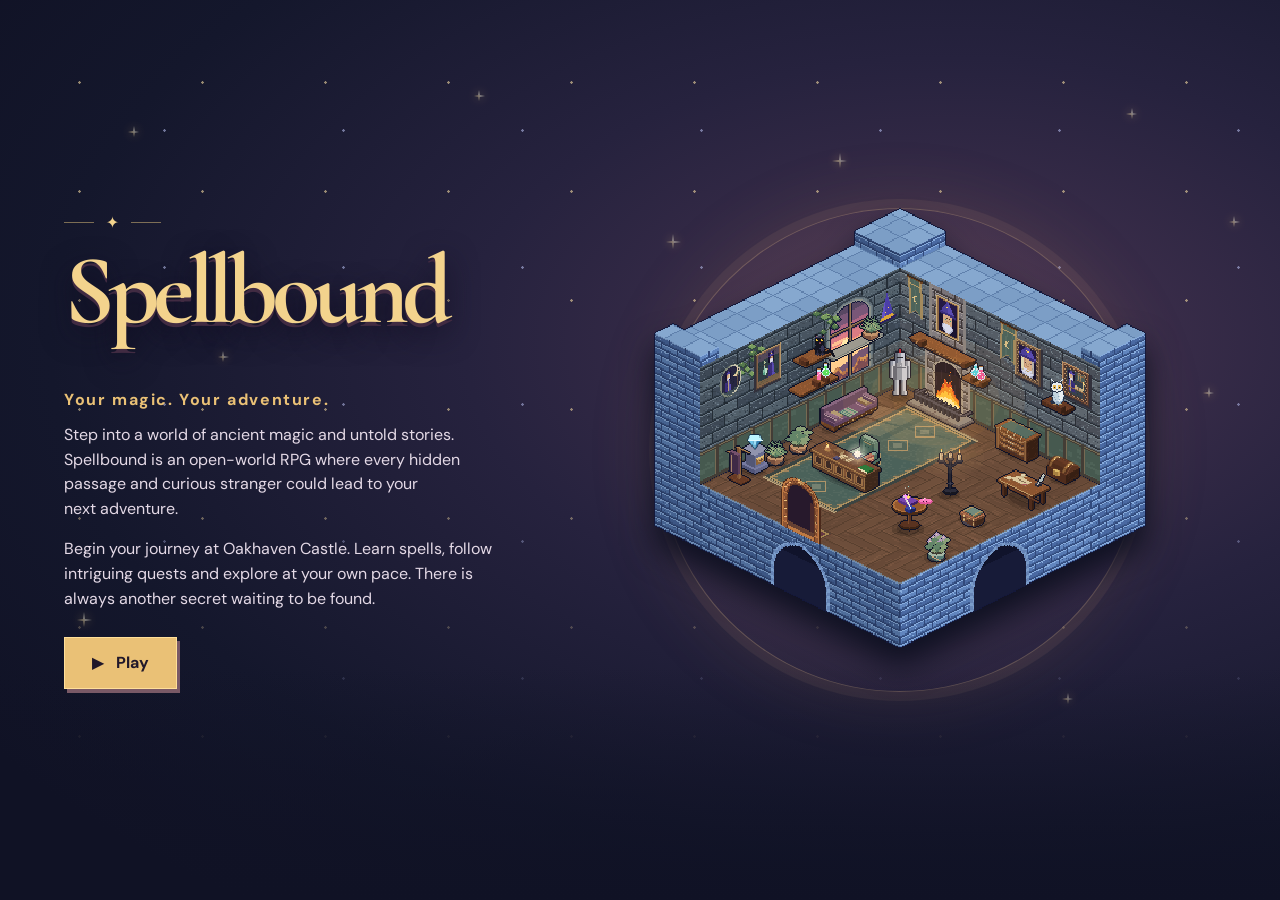
<file: index.html>
<!doctype html>
<html lang="en">
<head>
  <meta charset="utf-8">
  <meta name="viewport" content="width=device-width, initial-scale=1">
  <meta name="description" content="Step into Spellbound, a magical open-world RPG. Learn spells, meet curious characters and uncover hidden stories at your own pace.">
  <title>Spellbound</title>
  <link rel="preconnect" href="https://fonts.googleapis.com">
  <link rel="preconnect" href="https://fonts.gstatic.com" crossorigin>
  <link href="https://fonts.googleapis.com/css2?family=Cormorant+Garamond:wght@600;700&amp;family=DM+Sans:wght@400;600;700&amp;display=swap" rel="stylesheet">
  <style>
    :root{color-scheme:dark;--gold:#f3d38d;--paper:#f6ecd9;--night:#0e1021}
    *{box-sizing:border-box}
    body{margin:0;color:var(--paper);background:var(--night);font:1rem/1.55 'DM Sans',system-ui,sans-serif}
    .hero{position:relative;isolation:isolate;overflow:hidden;min-height:100svh;
      display:grid;place-items:center;padding:clamp(24px,5vw,72px);
      background:radial-gradient(ellipse at 74% 38%,#473451 0%,#26223e 36%,#14172c 67%,#101225 88%)}
    .hero::before,.hero::after{content:"";position:absolute;z-index:-1;inset:0;pointer-events:none}
    .hero::before{opacity:.58;background-image:
      radial-gradient(circle,#f6dca2 0 1px,transparent 1.5px),
      radial-gradient(circle,#b2b9e9 0 1px,transparent 1.5px);
      background-size:123px 109px,179px 137px;background-position:18px 28px,75px 62px;
      mask-image:linear-gradient(#000 0%,#000 42%,transparent 88%)}
    .hero::after{background:linear-gradient(0deg,#101225,transparent 26%)}
    .stars{position:absolute;inset:0;z-index:-1;pointer-events:none}
    .stars i{position:absolute;left:var(--x);top:var(--y);width:11px;height:11px;
      background:linear-gradient(90deg,transparent,#ffe6a8 48%,#fff8dc 52%,transparent) center/100% 2px no-repeat,
        linear-gradient(0deg,transparent,#ffe6a8 48%,#fff8dc 52%,transparent) center/2px 100% no-repeat;
      filter:drop-shadow(0 0 5px #f7c774);opacity:.44;
      animation:twinkle var(--period) var(--delay) infinite ease-in-out}
    .stars i:nth-child(3n){width:15px;height:15px}
    @keyframes twinkle{0%,58%,100%{opacity:.44;transform:scale(.66)} 78%{opacity:1;transform:scale(1.3)}}
    @media(prefers-reduced-motion:reduce){.stars i{animation:none}}
    .layout{width:min(100%,1160px);display:grid;grid-template-columns:minmax(0,.85fr) minmax(0,1.15fr);
      align-items:center;gap:clamp(24px,4vw,70px)}
    .intro{position:relative;z-index:1}
    .mark{display:flex;align-items:center;gap:12px;color:var(--gold);width:97px;margin-bottom:10px}
    .mark::before,.mark::after{content:"";height:1px;flex:1;background:#d8b97888}
    h1{font:700 clamp(3.2rem,7.7vw,7.8rem)/.94 'Cormorant Garamond',Georgia,serif;
      letter-spacing:-.065em;color:var(--gold);margin:0;text-shadow:0 4px 0 #412b42,0 10px 30px #100d20}
    .intro p{max-width:30ch;margin:28px 0 25px;color:#e4d9e6;text-wrap:pretty}
    .intro .setting{margin:50px 0 10px;color:#eac176;font-weight:700;letter-spacing:.1em}
    .intro .story{max-width:39ch;margin:0 0 15px}
    .intro .story:last-of-type{margin-bottom:26px}
    .play{display:inline-flex;align-items:center;gap:12px;min-height:52px;padding:10px 27px;
      border:1px solid #ffdf99;background:#eac176;color:#21182a;box-shadow:3px 4px #795966;
      font-weight:700;text-decoration:none}
    .play:hover{background:#ffdda0;transform:translateY(-1px)}
    .play:focus-visible{outline:3px solid #fff;outline-offset:5px}
    .scene{position:relative;display:grid;place-items:center;min-width:0;margin:0}
    .scene::before{content:"";position:absolute;z-index:-1;width:76%;aspect-ratio:1;border-radius:50%;
      border:1px solid #dab38251;box-shadow:0 0 0 9px #dab38213,0 0 70px #b47c452b;
      background:radial-gradient(circle at 44% 43%,#9e6d6855,#4e385132 74%,transparent 75%)}
    .scene img,.scene canvas{display:block;width:100%;max-width:610px;height:auto;image-rendering:pixelated;
      filter:drop-shadow(0 19px 15px #0e1021)}
    .scene [hidden]{display:none}
    @media(max-width:700px){
      .hero{padding:42px 20px 28px}
      .layout{grid-template-columns:1fr;gap:24px;text-align:center}
      .mark,.intro .setting,.intro .story{margin-inline:auto}
      h1{font-size:clamp(3.1rem,12.5vw,6rem)}
      .scene img,.scene canvas{width:min(100%,390px)}
    }
    @media(prefers-reduced-motion:reduce){.play:hover{transform:none}}
  </style>
  <script defer src="./src/game/wizard.js"></script>
  <script defer src="./src/game/scene.js"></script>
</head>
<body>
  <main class="hero">
    <div class="stars" aria-hidden="true">
      <i style="--x:10%;--y:14%;--period:7s;--delay:-1s"></i>
      <i style="--x:37%;--y:10%;--period:9s;--delay:-5s"></i>
      <i style="--x:65%;--y:17%;--period:8s;--delay:-3s"></i>
      <i style="--x:88%;--y:12%;--period:11s;--delay:-7s"></i>
      <i style="--x:17%;--y:39%;--period:10s;--delay:-7s"></i>
      <i style="--x:52%;--y:26%;--period:12s;--delay:-2s"></i>
      <i style="--x:94%;--y:43%;--period:9s;--delay:-4s"></i>
      <i style="--x:74%;--y:67%;--period:13s;--delay:-10s"></i>
      <i style="--x:6%;--y:68%;--period:11s;--delay:-3s"></i>
      <i style="--x:83%;--y:77%;--period:10s;--delay:-2s"></i>
      <i style="--x:96%;--y:24%;--period:8s;--delay:-1s"></i>
    </div>
    <div class="layout">
      <div class="intro">
        <div class="mark" aria-hidden="true">✦</div>
        <h1>Spellbound</h1>
        <p class="setting">Your magic. Your adventure.</p>
        <p class="story">Step into a world of ancient magic and untold stories. Spellbound is an open-world RPG where every hidden passage and curious stranger could lead to your next adventure.</p>
        <p class="story">Begin your journey at Oakhaven Castle. Learn spells, follow intriguing quests and explore at your own pace. There is always another secret waiting to be found.</p>
        <a class="play" href="./game.html"><span aria-hidden="true">▶</span> Play</a>
      </div>
      <figure class="scene">
        <img src="./assets/images/tower-preview.png" width="442" height="406" alt="A pixel-art tower room with a fireplace and a bookcase">
        <canvas id="scene" data-preview width="442" height="406" role="img"
          aria-label="An animated tower room with a burning fireplace and a sparkling diamond" hidden></canvas>
      </figure>
    </div>
  </main>
</body>
</html>
</file>
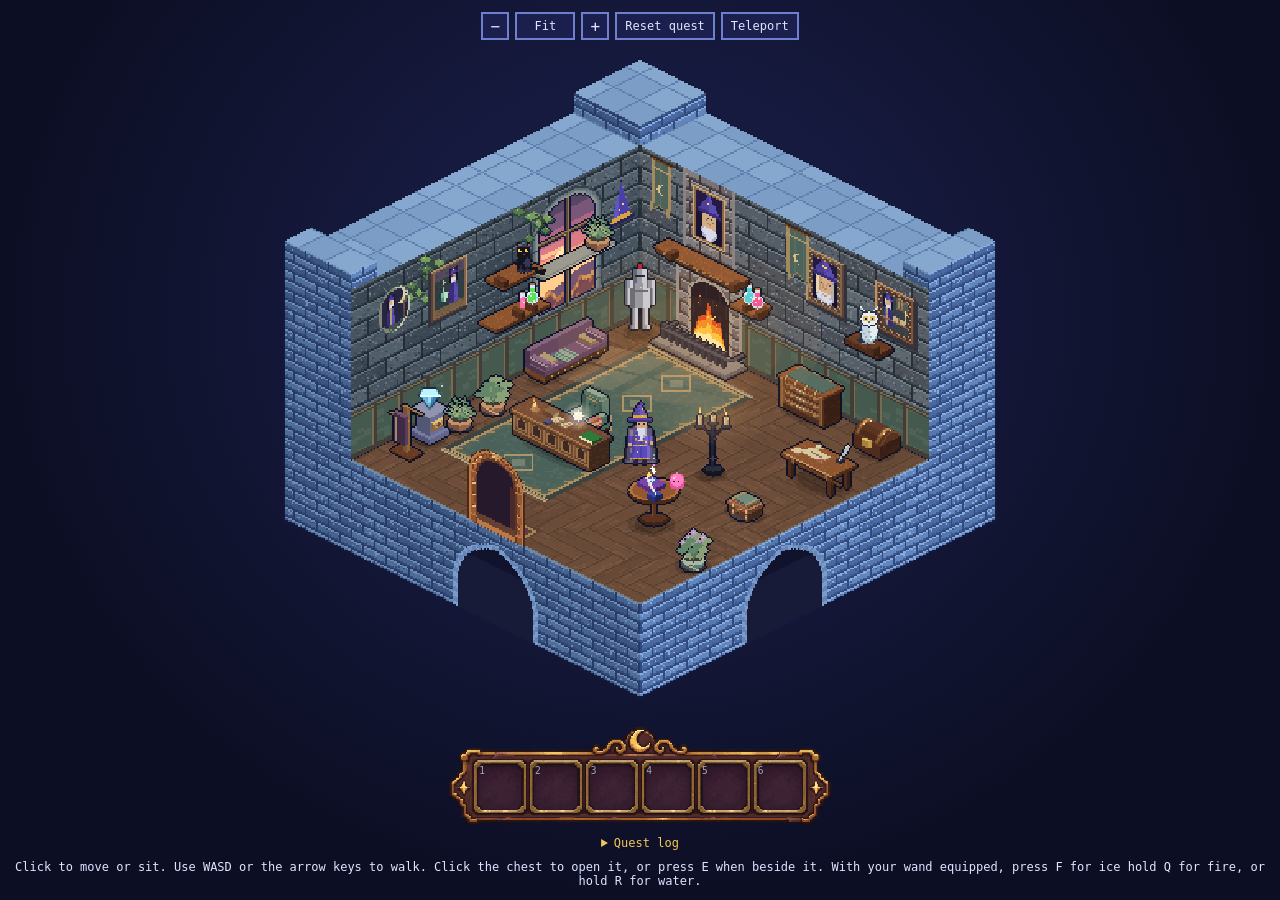
<file: game.html>
<!doctype html>
<html lang="en">
<head>
<meta charset="utf-8">
<meta name="viewport" content="width=device-width,initial-scale=1">
<title>Spellbound</title>
<link rel="preload" href="assets/fonts/UnifrakturMaguntia-Book.ttf" as="font" type="font/ttf" crossorigin>
<style>
  @font-face{
    font-family:"UnifrakturMaguntia";src:url("assets/fonts/UnifrakturMaguntia-Book.ttf") format("truetype");
    font-style:normal;font-weight:400;font-display:swap
  }
  :root{--bg:#12163a;--bg2:#1a1f4d;--line:#6f7fd0;--dim:#7f8ad8;--txt:#dfe4ff;--gold:#f0c75a;--pink:#ff7fbf}
  html,body{margin:0;height:100%;background:#0c0f24;color:var(--txt);font-family:ui-monospace,Menlo,Consolas,monospace}
  body{background:radial-gradient(ellipse at 50% 35%,#1d2150 0%,#0c0f24 70%)}
  #wrap{height:100dvh;min-height:520px;display:flex;flex-direction:column;align-items:center;gap:10px;padding:12px;box-sizing:border-box}
  #wrap > :not(#scene-view){flex-shrink:0}
  #wrap[aria-busy="true"]{visibility:hidden}
  #game-loading{position:fixed;inset:0;z-index:10;display:grid;place-items:center;
    background:radial-gradient(ellipse at 50% 42%,#252653 0%,#0c0f24 72%)}
  #game-loading[hidden]{display:none}
  .loading-panel{width:min(300px,calc(100vw - 48px));box-sizing:border-box;padding:26px 24px;
    text-align:center;background:#141735;border:2px solid var(--line);
    box-shadow:4px 4px #090c20,inset 0 0 0 2px #222650}
  .loading-panel strong{display:block;color:var(--gold);font-family:Georgia,serif;font-size:32px}
  .loading-panel p{margin:16px 0 10px;font-size:13px}
  #game-loading-progress{appearance:none;display:block;width:100%;height:12px;
    border:2px solid var(--line);background:#0c0f24;color:var(--gold)}
  #game-loading-progress::-webkit-progress-bar{background:#0c0f24}
  #game-loading-progress::-webkit-progress-value{background:var(--gold)}
  #game-loading-progress::-moz-progress-bar{background:var(--gold)}
  canvas{image-rendering:pixelated;image-rendering:crisp-edges;display:block}

  #scene-view{position:relative;width:100%;flex:1 1 0;min-height:120px;overflow:hidden}
  #scene{position:absolute;top:0;left:0}
  #room-title{
    position:fixed;inset:0 0 16dvh;z-index:2;display:grid;place-items:center;
    padding:12px;box-sizing:border-box;pointer-events:none;opacity:0
  }
  #room-title-plaque{
    position:relative;margin:0;max-width:calc(100% - 28px);box-sizing:border-box;padding:16px clamp(24px,5vw,44px) 18px;
    color:#ffe1a0;text-shadow:0 2px #593a2d,0 0 12px #d59a4544;text-align:center;
    font:400 clamp(22px,3.6vw,40px)/1.18 "UnifrakturMaguntia",Georgia,serif;
    border:1px solid #aa8559;
    background:
      linear-gradient(#dfbd80,#dfbd80) left top/12px 2px no-repeat,
      linear-gradient(#dfbd80,#dfbd80) right bottom/12px 2px no-repeat,
      linear-gradient(135deg,#303547f5,#191d2ff5 60%,#343240f5);
    box-shadow:0 0 0 3px #171828dd,inset 0 0 0 3px #252739,inset 0 0 0 4px #655342,0 7px 18px #080b2266
  }
  #room-title-plaque::before,#room-title-plaque::after{
    content:"";position:absolute;width:11px;height:11px;pointer-events:none;
    background:linear-gradient(#fff1c4,#fff1c4) center/3px 11px no-repeat,
      linear-gradient(#fff1c4,#fff1c4) center/11px 3px no-repeat;
    filter:drop-shadow(0 0 4px #e4b265);animation:room-star 1.6s ease-in-out infinite
  }
  #room-title-plaque::before{left:7px;top:7px;filter:drop-shadow(0 0 4px #e4b265) drop-shadow(-17px 13px 0 #e8ce94) drop-shadow(17px -16px 0 #e8ce94)}
  #room-title-plaque::after{right:7px;bottom:7px;animation-delay:-.8s;filter:drop-shadow(0 0 4px #e4b265) drop-shadow(17px -13px 0 #e8ce94) drop-shadow(-17px 16px 0 #e8ce94)}
  @keyframes room-star{0%,100%{opacity:.2;transform:scale(.55)}50%{opacity:1;transform:scale(1)}}
  @media(prefers-reduced-motion:reduce){
    #room-title-plaque::before,#room-title-plaque::after{animation:none;opacity:.65}
  }
  #zoom{display:flex;flex-wrap:wrap;justify-content:center;align-items:center;gap:6px}
  #zoom #zoom-reset{width:60px;font-size:12px}
  #zoom button:disabled{opacity:.45;cursor:default}
  .npc-dialogue{
    --dialogue-bottom:calc(var(--hotbar-bottom,20dvh) + clamp(12px,3dvh,36px));
    --portrait-width:clamp(86px,20vw,172px);
    position:fixed;inset:auto 0 var(--dialogue-bottom);margin:0 auto;z-index:3;
    width:min(880px,calc(100% - 24px));max-height:calc(100dvh - var(--dialogue-bottom) - 12px);
    box-sizing:border-box;overflow:auto;border:0;padding:44px 0 0;color:#f5e6ce;background:transparent;
  }
  .npc-dialogue::backdrop{background:#12102555}
  .npc-dialogue-layout{
    position:relative;display:grid;grid-template-columns:var(--portrait-width) minmax(0,1fr);
    align-items:stretch;gap:0
  }
  .npc-speaker,#quest-dialogue .npc-speaker{
    position:static;margin:0;align-self:end;display:flex;align-items:center;justify-content:center;
    height:clamp(150px,24vh,215px);box-sizing:border-box;border:solid transparent;border-width:25px 12px 15px;
    border-image:url("assets/sprites/dialogue-portrait.png") 25 12 15 fill / 25px 12px 15px stretch;
    image-rendering:pixelated
  }
  .npc-portrait{
    width:100%;height:100%;background:center / contain no-repeat;image-rendering:pixelated
  }
  .npc-speaker figcaption{
    position:absolute;left:calc(var(--portrait-width) - 3px);top:-30px;z-index:1;
    width:max-content;min-width:150px;max-width:calc(100vw - var(--portrait-width) - 50px);
    box-sizing:border-box;min-height:38px;padding:10px 18px;color:#ffe0a0;
    border:2px solid #d5ad68;background:#30232d;
    box-shadow:inset 0 0 0 2px #785735,0 2px #1c1924;
    font-size:14px;font-weight:bold;text-align:center;image-rendering:pixelated
  }
  .npc-speaker figcaption::before{
    content:"";position:absolute;left:calc(50% - 8px);top:-17px;width:17px;height:19px;
    background:#e7c17c;filter:drop-shadow(1px 2px #765130);
    clip-path:polygon(47% 0,29% 10%,17% 25%,12% 43%,17% 63%,29% 80%,47% 91%,70% 91%,88% 80%,100% 63%,82% 70%,64% 70%,47% 60%,35% 45%,35% 28%,41% 14%)
  }
  .npc-dialogue-copy{
    position:relative;
    align-self:stretch;display:flex;flex-direction:column;justify-content:center;align-items:flex-start;
    min-width:0;min-height:140px;box-sizing:border-box;padding:24px clamp(6px,1vw,14px) 12px;
    border:solid transparent;border-width:10px 14px 14px 5px;
    border-image:url("assets/sprites/dialogue-panel.png") 10 14 14 5 fill / 10px 14px 14px 5px stretch;
    overflow-wrap:anywhere;image-rendering:pixelated
  }
  .npc-dialogue-copy::before{
    content:"";position:absolute;left:-5px;top:0;bottom:0;width:3px;
    background:#d5ad68;box-shadow:1px 0 #785735,-1px 0 #372a24;pointer-events:none
  }
  .npc-dialogue h2{font:bold 15px/1.25 Georgia,serif;color:#d8b880;margin:0 0 7px}
  .npc-dialogue p{font-size:clamp(13px,1.25vw,16px);line-height:1.55;margin:0 0 12px}
  .npc-dialogue form{display:flex;flex-wrap:wrap;gap:6px;width:100%}
  .npc-dialogue button{
    width:auto;height:auto;min-height:28px;padding:3px 10px;background:#49322d;color:#ffe4a8;
    box-shadow:inset 0 0 0 1px #b28a55,inset 0 -3px #281d26
  }
  .npc-dialogue button:hover,.npc-dialogue button:focus-visible{background:#60443b}
  #close-librarian-dialogue[hidden],#quest-dismiss[hidden],#quest-title[hidden]{display:none}
  @media(max-width:440px){
    .npc-speaker figcaption{font-size:12px;min-width:130px;padding-inline:4px}
    .npc-dialogue-copy{padding:24px 4px 12px}
  }
  #reset-quest,#teleport-room{width:auto;padding:0 10px;font-size:12px}
  #quest-log{max-width:95%;color:var(--txt);font-size:12px}
  #quest-log summary{cursor:pointer;color:var(--gold)}
  #quest-log ul{margin:6px 0;padding-left:20px}
  #search-book-stack{width:auto;padding:0 10px;font-size:12px}
  #search-book-stack[hidden],#quest-action[hidden]{display:none}
  #librarian-topics{display:grid;gap:6px;width:100%;margin:8px 0}
  #librarian-topics button{height:auto;min-height:32px;text-align:left;justify-items:start;padding:7px 10px;box-sizing:border-box;width:100%}
  #skeleton-topics{display:grid;gap:6px;width:100%;margin:8px 0}
  #skeleton-topics[hidden],#skeleton-next[hidden]{display:none}
  #skeleton-topics button{width:100%;height:auto;min-height:32px;padding:7px 10px;box-sizing:border-box;text-align:left;justify-items:start}
  #reset-quest-choice,#teleport-room-choice{display:block;width:100%;margin:8px 0 12px}
  #reset-quest-dialogue button:disabled{opacity:.45;cursor:default}
  #quest-objective{margin:0;color:#f7d482;font-size:13px;text-align:center}
  #reset-quest-dialogue,#teleport-room-dialogue{max-width:min(440px,85vw);border:2px solid #b79259;background:#30263a;color:#fff1d3}
  #reset-quest-dialogue::backdrop,#teleport-room-dialogue::backdrop{background:#12102599}
  #reset-quest-dialogue h2,#teleport-room-dialogue h2{margin:0 0 8px;font-size:18px}
  #reset-quest-dialogue button,#teleport-room-dialogue button{width:auto;padding:0 12px}
  #movement-hint{margin:0;color:var(--txt);font-size:12px;text-align:center}

  /* A stable portrait and panel frame: only the content inside may scroll. */
  .npc-dialogue{
    --dialogue-height:min(215px,calc(100dvh - var(--dialogue-bottom) - 56px));
    overflow:visible;
  }
  .npc-dialogue-layout{height:var(--dialogue-height);min-height:0}
  .npc-speaker,#quest-dialogue .npc-speaker{height:var(--dialogue-height);min-height:0;align-self:stretch}
  .npc-dialogue-copy{
    height:var(--dialogue-height);min-height:0;overflow:hidden;
    justify-content:flex-start;padding:12px clamp(6px,1vw,14px) 10px;
  }
  .npc-dialogue h2{flex:0 0 auto;font-size:13px;margin-bottom:5px}
  .npc-dialogue p{
    flex:1 1 auto;min-height:28px;overflow:auto;scrollbar-width:thin;
    display:flex;flex-direction:column;justify-content:safe center;
    font-size:clamp(12px,1.25vw,15px);line-height:1.5;margin:0 0 8px;
  }
  .npc-dialogue-copy:has(#skeleton-topics:not([hidden]) button) p,
  .npc-dialogue-copy:has(#librarian-topics button) p{justify-content:flex-start}
  .npc-dialogue form{
    flex:0 1 auto;min-height:32px;max-height:58%;overflow:auto;
    gap:6px;padding:2px;box-sizing:border-box;scrollbar-width:thin;
  }
  #librarian-topics,#skeleton-topics{
    min-height:0;grid-template-columns:repeat(2,minmax(0,1fr));gap:5px;margin:0 0 5px;
  }
  #librarian-topics{flex:0 1 auto;max-height:55%;overflow:auto;scrollbar-width:thin;padding:2px;box-sizing:border-box}
  .npc-dialogue button{
    position:relative;box-sizing:border-box;flex-shrink:0;min-height:30px;
    padding:5px 12px 5px 25px;border:1px solid #b89358;
    background:linear-gradient(180deg,#493447,#2c263c);color:#ffe4aa;
    box-shadow:inset 0 0 0 1px #201b2c,inset 0 2px #ddbd7833,inset 0 -2px #171423;
    font:400 13px/1.3 Georgia,serif;text-shadow:0 1px #191525;
  }
  #skeleton-topics button,#librarian-topics button{
    padding:5px 9px 5px 25px;min-height:30px;font-size:12px;overflow-wrap:anywhere;
  }
  .npc-dialogue button::before{
    content:"";position:absolute;left:9px;top:calc(50% - 4px);width:8px;height:8px;
    background:#d7ba7e;clip-path:polygon(50% 0,63% 35%,100% 50%,63% 63%,50% 100%,35% 63%,0 50%,35% 35%);
    pointer-events:none;
  }
  .npc-dialogue button:hover,.npc-dialogue button:focus-visible{
    background:linear-gradient(180deg,#675071,#3b304c);color:#fff0c9;border-color:#efd491;
    box-shadow:inset 0 0 0 1px #57405f,inset 0 2px #e3c18555,0 0 7px #b99ade55;
  }
  .npc-dialogue button:focus-visible{outline:2px solid #ebd399;outline-offset:-4px}
  .npc-dialogue button:active{transform:none;background:#292336}
  @media(max-width:540px){
    #librarian-topics,#skeleton-topics{grid-template-columns:1fr}
    .npc-dialogue-copy{padding-inline:5px}
  }

  /* Page text and choices inside the same frame, never show scrollbars. */
  .npc-dialogue p{width:100%;flex:1 1 auto;min-height:0;overflow:hidden;overflow-wrap:anywhere}
  .npc-dialogue form,#librarian-topics{overflow:hidden;max-height:none}
  .npc-dialogue-copy > [hidden],.npc-dialogue form[hidden],
  #librarian-topics[hidden],.dialogue-page-next[hidden]{display:none!important}
  .npc-dialogue .dialogue-page-next{align-self:flex-start;flex:0 0 auto}
  #skeleton-topics,#librarian-topics{grid-template-columns:repeat(2,minmax(0,1fr))}
  #skeleton-topics button,#librarian-topics button{font-size:clamp(10px,1.3vw,12px);line-height:1.2}

  /* Shared controls used by the game UI. */
  button{all:unset;cursor:pointer;width:28px;height:28px;display:grid;place-items:center;background:var(--bg2);
    box-shadow:inset 0 0 0 2px var(--line);color:var(--txt)}
  button:hover{background:#262c66;color:var(--gold)}
  button:active{transform:translateY(1px)}
  button:focus-visible{outline:2px solid var(--gold)}
  button svg{width:16px;height:16px;shape-rendering:crispEdges;fill:currentColor}
  #hotbar{display:flex;gap:5px;padding:6px;background:#211c32;border:2px solid #9a8154;
    box-shadow:inset 0 0 0 2px #3b324b,3px 3px #080b1a;max-width:100%;box-sizing:border-box}
  #hotbar .hotbar-slot{position:relative;box-sizing:border-box;width:clamp(36px,8vw,46px);height:46px;
    background:#17182c;box-shadow:inset 0 0 0 2px #59526f,inset 0 -5px #101222;color:#aaa2bd}
  #hotbar .hotbar-slot:hover{background:#302941}
  #hotbar .hotbar-slot[aria-pressed="true"]{background:#372c40;color:#ffe2a1;
    box-shadow:inset 0 0 0 2px #f0c75a,inset 0 0 0 4px #87653d,0 0 9px #f0c75a30}
  #hotbar .hotbar-slot:focus-visible{outline:2px solid #fff1ce;outline-offset:3px}
  .item-icon{width:min(100%,32px);height:auto;aspect-ratio:1;pointer-events:none}
  #chest-inventory{position:fixed;inset:auto max(12px,env(safe-area-inset-right)) max(12px,env(safe-area-inset-bottom)) auto;
    z-index:2;margin:0;box-sizing:border-box;width:min(356px,calc(100% - 24px));max-height:min(390px,52dvh);
    padding:8px 10px 10px;overflow:auto;overscroll-behavior:contain;color:#fff1d3;
    border:3px solid #a87948;background:repeating-linear-gradient(#583727 0 10px,#503022 10px 12px,#653e2a 12px 13px);
    box-shadow:0 0 0 2px #211621,4px 5px #16111b,inset 0 0 0 2px #39241f}
  #lore-scroll{box-sizing:border-box;width:min(470px,calc(100% - 16px));
    max-height:calc(100dvh - 16px);padding:0;color:#38252a;background:transparent;
    border:solid transparent;border-width:clamp(38px,9vw,69px) clamp(36px,13vw,76px);
    line-height:1.5;overflow:auto}
  #lore-scroll::backdrop{background:#171326a6}
  #lore-scroll h2{margin:0;font-size:18px}
  #lore-scroll button{width:auto;padding:0 12px}
  .chest-heading{display:flex;align-items:center;justify-content:space-between;gap:8px;padding:5px 6px 5px 10px;
    background:#684128;border-block:2px solid #b88750;box-shadow:inset 0 -3px #442a22}
  .chest-heading h2{margin:0;color:#ffe0a0;font-size:16px;text-shadow:2px 2px #39251c}
  #close-chest-inventory{flex:none;background:#4b3028;color:#ffe0a0;box-shadow:inset 0 0 0 2px #ba8a52;font-size:20px}
  .inventory-slots{display:grid;gap:3px;padding:5px;border:2px solid #a87948;background:#35263b;
    box-shadow:inset 0 0 0 2px #231828;grid-template-columns:repeat(8,minmax(0,1fr))}
  #chest-slots{margin-top:6px}
  #chest-inventory[data-stock-chest="true"] #chest-hotbar,
  #chest-inventory[data-stock-chest="true"] #chest-help{display:none}
  #chest-inventory[data-stock-chest="true"] #chest-status{
    position:static;width:auto;height:auto;margin:8px 0 0;overflow:visible;clip-path:none;white-space:normal
  }
  #chest-hotbar{margin-top:6px;grid-template-columns:repeat(6,minmax(0,1fr));background:#211c32;border-color:#9a8154}
  .inventory-slot{box-sizing:border-box;width:100%;height:auto;aspect-ratio:1;min-width:0;background:#483347;
    box-shadow:inset 0 0 0 2px #76546a,inset 0 -4px #302237}
  #chest-hotbar .inventory-slot{background:#17182c;box-shadow:inset 0 0 0 2px #59526f,inset 0 -5px #101222}
  .inventory-slot:hover,#chest-hotbar .inventory-slot:hover{background:#614456}
  .inventory-slot[aria-pressed="true"],#chest-hotbar .inventory-slot[aria-pressed="true"]{
    box-shadow:inset 0 0 0 2px #ffe0a0,inset 0 0 0 4px #a57545}
  .visually-hidden{position:absolute;width:1px;height:1px;padding:0;margin:-1px;overflow:hidden;clip-path:inset(50%);white-space:nowrap}
  .slot-key{position:absolute;top:5px;left:6px;font-size:11px;line-height:1}

  /* Six-slot arcane sprite frame; slot hitboxes track the painted recesses. */
  #hotbar{
    position:relative;display:block;width:min(384px,80vw,100%);max-width:100%;height:auto;container-type:inline-size;
    aspect-ratio:534 / 137;padding:0;border:0;box-shadow:none;overflow:visible;
    background:transparent url("assets/sprites/arcane-hotbar.png") center / 100% 100% no-repeat;
    image-rendering:pixelated;flex-shrink:0;
  }
  #hotbar .hotbar-slot{
    position:absolute;left:calc(6.5% + var(--slot-index) * 14.5%);top:34%;
    width:13.8%;height:53%;padding:clamp(2px,1cqw,4px);min-width:0;
    border:0;background:transparent;box-shadow:none;transform:none;
  }
  #hotbar .hotbar-slot:nth-child(1){--slot-index:0}
  #hotbar .hotbar-slot:nth-child(2){--slot-index:1}
  #hotbar .hotbar-slot:nth-child(3){--slot-index:2}
  #hotbar .hotbar-slot:nth-child(4){--slot-index:3}
  #hotbar .hotbar-slot:nth-child(5){--slot-index:4}
  #hotbar .hotbar-slot:nth-child(6){--slot-index:5}
  #hotbar .hotbar-slot:hover{background:#e8cb8420}
  #hotbar .hotbar-slot[aria-pressed="true"]{background:transparent;box-shadow:none;color:#fff0bd}
  #hotbar .hotbar-slot[aria-pressed="true"]::before{
    content:"";position:absolute;inset:-1px;pointer-events:none;
    background:url("assets/sprites/arcane-hotbar-selected.png") center / 100% 100% no-repeat;
    image-rendering:pixelated;
  }
  #hotbar .hotbar-slot:focus-visible{outline:2px solid #c6f7ee;outline-offset:-6px}
  #hotbar .slot-key{top:10%;left:12%;font-size:clamp(7px,2.5cqw,10px);text-shadow:1px 1px #201726}
  #hotbar .item-icon{position:relative;width:72%;max-width:28px;height:auto;image-rendering:pixelated}

</style>
<link rel="stylesheet" href="assets/sprites/lore-scroll.css">
<link rel="stylesheet" href="assets/sprites/npc-portraits.css">
</head>
<body>
<div id="game-loading">
  <div class="loading-panel">
    <strong>Spellbound</strong>
    <p id="loading-label" role="status">Loading..</p>
    <progress id="game-loading-progress" aria-labelledby="loading-label" max="3" value="0"></progress>
  </div>
</div>
<div id="wrap" aria-busy="true">
  <div id="zoom" role="group" aria-label="Game controls">
    <button type="button" id="zoom-out" aria-label="Zoom out">−</button>
    <button type="button" id="zoom-reset" title="Fit the room">Fit</button>
    <button type="button" id="zoom-in" aria-label="Zoom in">+</button>
    <button type="button" id="reset-quest">Reset quest</button>
    <button type="button" id="teleport-room">Teleport</button>
  </div>
  <div id="scene-view">
    <canvas id="scene" tabindex="0" aria-label="Wizard’s room" aria-describedby="movement-hint"></canvas>
  </div>
  <div id="room-title">
    <p id="room-title-plaque" role="status"></p>
  </div>
  <aside id="librarian-dialogue" class="npc-dialogue" aria-labelledby="librarian-name" aria-live="polite" hidden>
    <div class="npc-dialogue-layout">
      <figure class="npc-speaker">
        <div class="npc-portrait" id="librarian-portrait" aria-hidden="true"></div>
        <figcaption id="librarian-name">Librarian</figcaption>
      </figure>
      <div class="npc-dialogue-copy">
        <p>They say Madame Aubert opens her eyes when someone returns a book after midnight.</p>
        <div id="librarian-topics"></div>
        <button type="button" id="close-librarian-dialogue">Goodbye</button>
      </div>
    </div>
  </aside>

  <div id="hotbar" role="group" aria-label="Items — select with keys 1 through 6">
    <button type="button" class="hotbar-slot" data-slot="1" aria-label="Slot 1, empty" aria-keyshortcuts="1" aria-pressed="false"><span class="slot-key" aria-hidden="true">1</span></button>
    <button type="button" class="hotbar-slot" data-slot="2" aria-label="Slot 2, empty" aria-keyshortcuts="2" aria-pressed="false"><span class="slot-key" aria-hidden="true">2</span></button>
    <button type="button" class="hotbar-slot" data-slot="3" aria-label="Slot 3, empty" aria-keyshortcuts="3" aria-pressed="false"><span class="slot-key" aria-hidden="true">3</span></button>
    <button type="button" class="hotbar-slot" data-slot="4" aria-label="Slot 4, empty" aria-keyshortcuts="4" aria-pressed="false"><span class="slot-key" aria-hidden="true">4</span></button>
    <button type="button" class="hotbar-slot" data-slot="5" aria-label="Slot 5, empty" aria-keyshortcuts="5" aria-pressed="false"><span class="slot-key" aria-hidden="true">5</span></button>
    <button type="button" class="hotbar-slot" data-slot="6" aria-label="Slot 6, empty" aria-keyshortcuts="6" aria-pressed="false"><span class="slot-key" aria-hidden="true">6</span></button>
  </div>
  <p id="quest-objective" role="status" hidden></p>
  <button type="button" id="search-book-stack" hidden>Search book stack (E)</button>
  <details id="quest-log">
    <summary>Quest log</summary>
    <ul id="quest-log-entries"></ul>
  </details>
  <p id="movement-hint">Click to move or sit. Use WASD or the arrow keys to walk. Click the chest to open it, or press E when beside it. With your wand equipped, press F for ice hold Q for fire, or hold R for water.</p>


</div>
<dialog id="teleport-room-dialogue" aria-labelledby="teleport-room-title">
  <h2 id="teleport-room-title">Teleport</h2>
  <form id="teleport-room-form" method="dialog">
    <label for="teleport-room-choice">Choose a room</label>
    <select id="teleport-room-choice" required autofocus>
      <option value="tower">Main Room</option>
      <option value="library">Grand Library</option>
      <option value="potion">Potion Room</option>
      <option value="stockroom">Potion Stockroom</option>
      <option value="hall">Hall · First Section</option>
      <option value="hallEnd">Hall · Second Section</option>
      <option value="classroom">Runes Classroom</option>
    </select>
    <button value="teleport">Teleport</button>
    <button value="cancel" formnovalidate>Cancel</button>
  </form>
</dialog>
<dialog id="reset-quest-dialogue" aria-labelledby="reset-quest-title">
  <h2 id="reset-quest-title">Reset quest</h2>
  <form id="reset-quest-form" method="dialog">
    <label for="reset-quest-choice">Choose a quest to replay</label>
    <select id="reset-quest-choice" required></select>
    <button id="confirm-quest-reset" value="reset">Reset selected quest</button>
    <button value="cancel" formnovalidate>Cancel</button>
  </form>
</dialog>
<dialog id="quest-dialogue" class="npc-dialogue" aria-labelledby="skeleton-mage-name quest-title" aria-describedby="quest-message">
  <div class="npc-dialogue-layout">
    <figure class="npc-speaker">
      <div class="npc-portrait" id="skeleton-mage-portrait" aria-hidden="true"></div>
      <figcaption id="skeleton-mage-name">Skeleton Mage</figcaption>
    </figure>
    <div class="npc-dialogue-copy">
      <h2 id="quest-title">Fire Beneath the Cauldron</h2>
      <p id="quest-message"></p>
      <form method="dialog">
        <button type="button" id="skeleton-next">Next</button>
        <div id="skeleton-topics" hidden></div>
        <button id="quest-action" value="advance"></button>
        <button id="quest-dismiss" value="dismiss"></button>
      </form>
    </div>
  </div>
</dialog>
<dialog id="chest-inventory" aria-labelledby="chest-title" aria-describedby="chest-help">
  <div class="chest-heading">
    <h2 id="chest-title">Chest</h2>
    <button type="button" id="close-chest-inventory" aria-label="Close chest" autofocus>×</button>
  </div>
  <p id="chest-help" class="visually-hidden">Select an item, then select a slot to move it.</p>
  <div id="chest-slots" class="inventory-slots" role="group" aria-label="Chest"></div>
  <div id="chest-hotbar" class="inventory-slots" role="group" aria-label="Hotbar"></div>
  <p id="chest-status" class="visually-hidden" role="status"></p>
</dialog>
<dialog id="lore-scroll" aria-labelledby="lore-scroll-title">
  <h2 id="lore-scroll-title">A Note for the Feast</h2>
  <p>The brew should be ready by dusk. I’ve set the silver cup aside for our guest of honour. He always did insist on a toast before anyone else could speak.</p>
  <p>One last thing for the steward. If the hall falls quiet before the second toast, let it.</p>
  <p>— The Skeleton Mage</p>
  <form method="dialog"><button autofocus>Close</button></form>
</dialog>
<script src="src/game/wizard.js"></script>
<script src="src/game/inventory.js"></script>
<script src="src/game/quests/definitions.js"></script>
<script src="src/game/quests/manager.js"></script>
<script src="src/game/scene.js"></script>
<script>
(() => {
  const hotbar = document.getElementById('hotbar');
  const sceneView = document.getElementById('scene-view');

  function alignDialogue() {
    const hotbarTop = hotbar.getBoundingClientRect().top;
    const bottom = Math.max(0, window.innerHeight - Math.max(100, hotbarTop));
    document.documentElement.style.setProperty('--hotbar-bottom', `${bottom}px`);
  }

  const observer = new ResizeObserver(alignDialogue);
  observer.observe(sceneView);
  observer.observe(hotbar);
  window.addEventListener('resize', alignDialogue);
  window.addEventListener('scroll', alignDialogue, { passive: true });
  alignDialogue();
})();
</script>
</body>
</html>
</file>
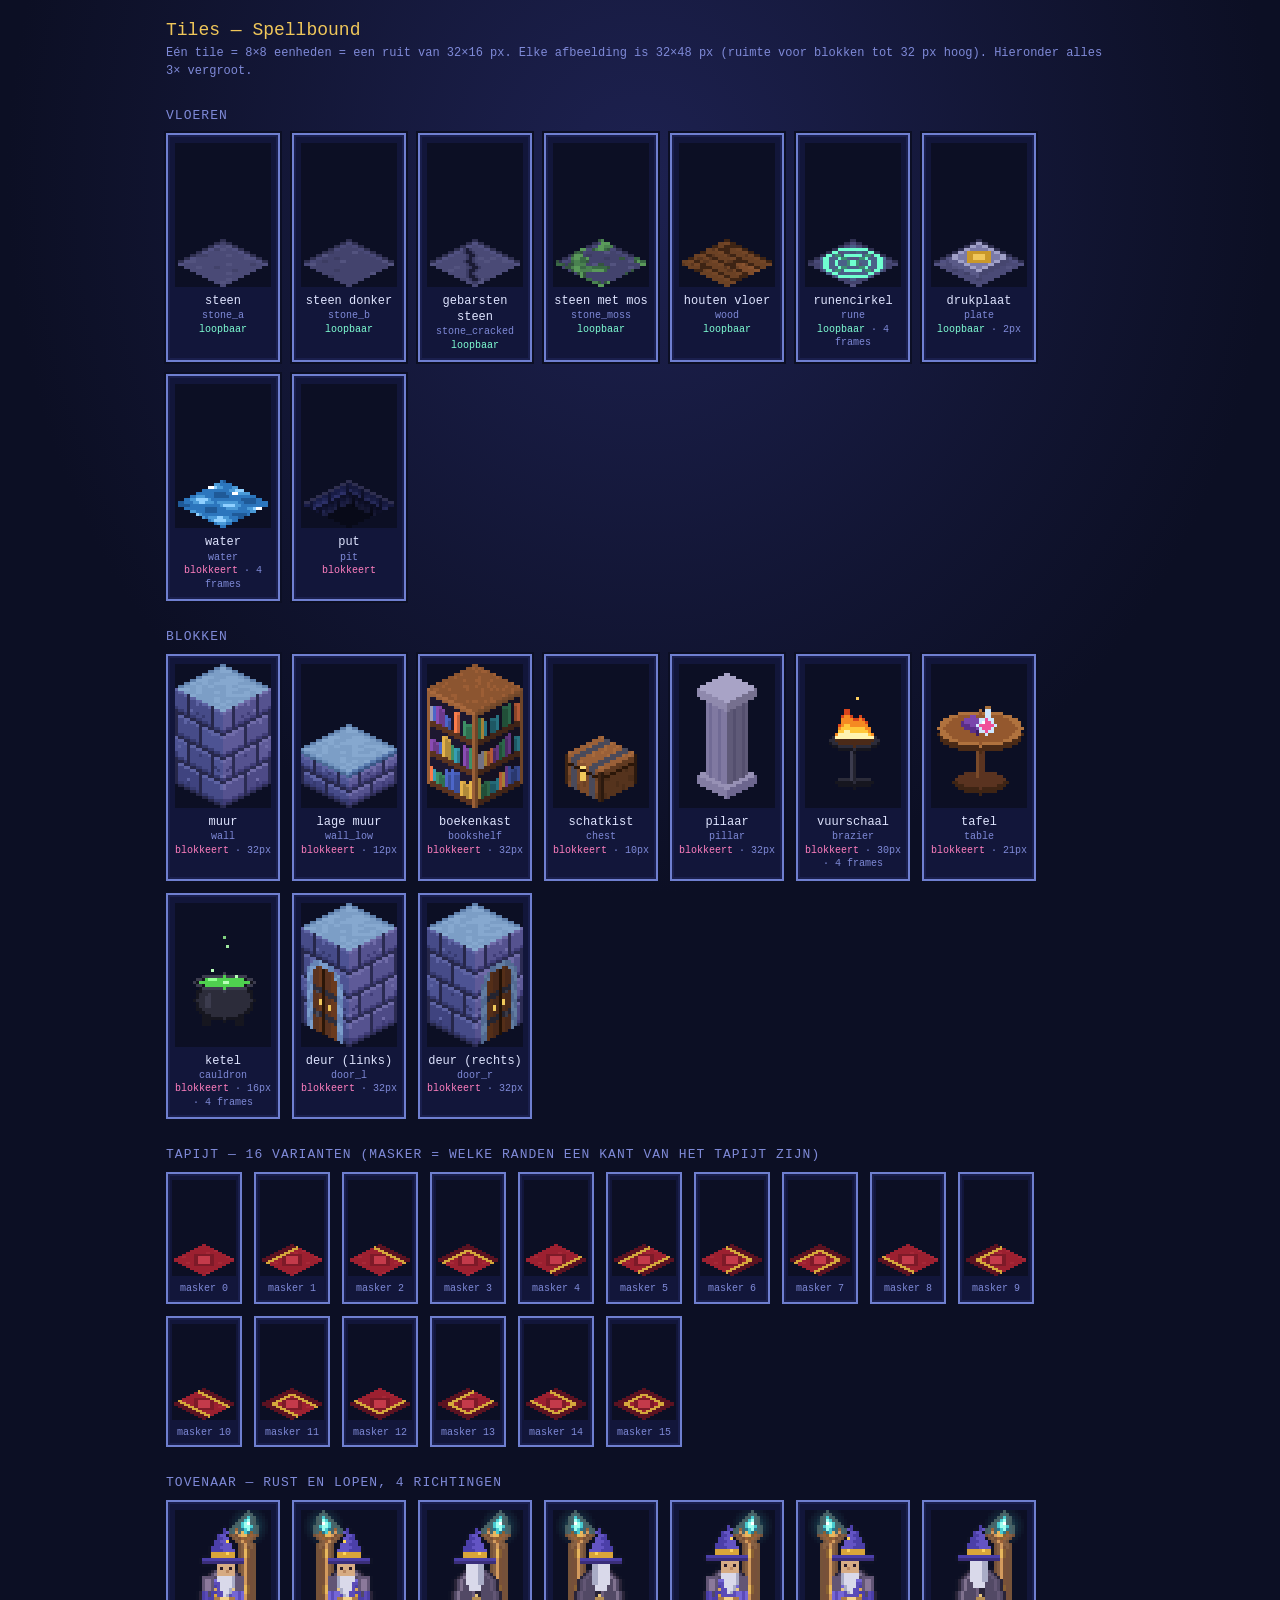
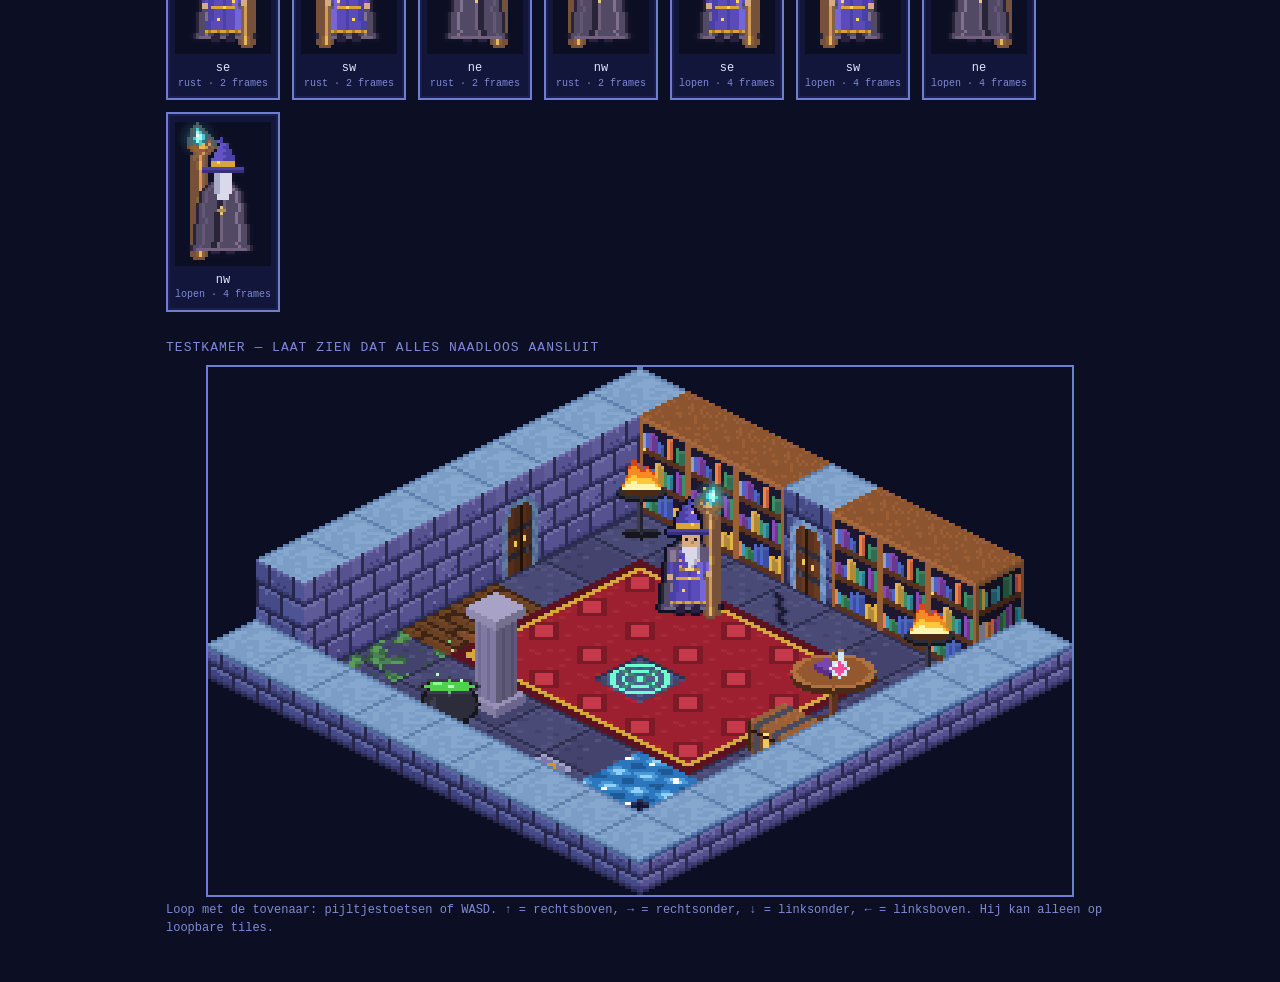
<file: tiles.html>
<!doctype html>
<html lang="nl">
<head>
<meta charset="utf-8">
<meta name="viewport" content="width=device-width,initial-scale=1">
<title>Tiles — Spellbound</title>
<style>
  :root{--bg:#12163a;--bg2:#1a1f4d;--line:#6f7fd0;--dim:#7f8ad8;--txt:#dfe4ff;--gold:#f0c75a;--pink:#ff7fbf;--green:#7fffd4}
  html,body{margin:0;background:#0c0f24;color:var(--txt);font-family:ui-monospace,Menlo,Consolas,monospace}
  body{background:radial-gradient(ellipse at 50% 20%,#1d2150 0%,#0c0f24 70%) fixed}
  main{max-width:980px;margin:0 auto;padding:20px 16px 40px;box-sizing:border-box}
  h1{font-size:18px;margin:0 0 4px;color:var(--gold);font-weight:normal}
  h2{font-size:13px;margin:28px 0 10px;color:var(--dim);font-weight:normal;letter-spacing:.08em;text-transform:uppercase}
  p{font-size:12px;color:var(--dim);margin:4px 0;line-height:1.5}
  canvas{image-rendering:pixelated;image-rendering:crisp-edges;display:block}
  .grid{display:flex;flex-wrap:wrap;gap:12px}
  figure{margin:0;width:114px;box-sizing:border-box;background:var(--bg);padding:8px 6px 8px;text-align:center;
    border:2px solid var(--line);box-shadow:0 0 0 2px #0c0f24, inset 0 0 0 2px var(--bg2)}
  figure canvas{width:96px;height:144px;margin:0 auto;background:#0c0f24}
  figcaption{margin-top:6px;font-size:12px;line-height:1.35}
  figcaption small{display:block;color:var(--dim);font-size:10px}
  .ok{color:var(--green)} .no{color:var(--pink)}
  .grid.carpet figure{width:76px;padding:6px 4px}
  .grid.carpet figure canvas{width:64px;height:96px}
  #room{margin:0 auto;background:#0c0f24;border:2px solid var(--line);box-shadow:0 0 0 2px #0c0f24}
</style>
</head>
<body>
<main>
  <h1>Tiles — Spellbound</h1>
  <p>Eén tile = 8×8 eenheden = een ruit van 32×16 px. Elke afbeelding is 32×48 px (ruimte voor blokken tot 32 px hoog). Hieronder alles 3× vergroot.</p>

  <h2>Vloeren</h2><div class="grid" id="vloer"></div>
  <h2>Blokken</h2><div class="grid" id="blok"></div>
  <h2>Tapijt — 16 varianten (masker = welke randen een kant van het tapijt zijn)</h2><div class="grid carpet" id="tapijt"></div>
  <h2>Tovenaar — rust en lopen, 4 richtingen</h2><div class="grid" id="tovenaar"></div>
  <h2>Testkamer — laat zien dat alles naadloos aansluit</h2>
  <canvas id="room"></canvas>
  <p>Loop met de tovenaar: pijltjestoetsen of WASD. ↑ = rechtsboven, → = rechtsonder, ↓ = linksonder, ← = linksboven. Hij kan alleen op loopbare tiles.</p>
</main>
<script src="src/game/tiles.js"></script>
<script src="src/game/wizard.js"></script>
<script>
(function () {
'use strict';
const T = TILESET;

/* ---- overzicht ---- */
const anim = [];
for (const d of T.tiles) {
  const fig = document.createElement('figure');
  const cv = document.createElement('canvas'); cv.width = T.CW; cv.height = T.CH;
  const cap = document.createElement('figcaption');
  const tags = d.group === 'tapijt'
    ? 'masker ' + d.mask
    : (d.walkable ? '<span class="ok">loopbaar</span>' : '<span class="no">blokkeert</span>') + (d.height ? ' · ' + d.height + 'px' : '') + (d.frames > 1 ? ' · ' + d.frames + ' frames' : '');
  cap.innerHTML = (d.group === 'tapijt' ? '' : d.label) + '<small>' + (d.group === 'tapijt' ? '' : d.id + '<br>') + tags + '</small>';
  fig.append(cv); fig.append(cap);
  document.getElementById(d.group).append(fig);
  const g = cv.getContext('2d');
  g.drawImage(d.cache[0], 0, 0);
  if (d.frames > 1) anim.push({ d, g });
}

/* ---- tovenaar-overzicht ---- */
const wanim = [];
for (const st of ['idle', 'walk']) for (const dir of WIZARD.DIRS) {
  const fig = document.createElement('figure');
  const cv = document.createElement('canvas'); cv.width = WIZARD.CW; cv.height = WIZARD.CH;
  const cap = document.createElement('figcaption');
  cap.innerHTML = dir + '<small>' + (st === 'idle' ? 'rust · 2 frames' : 'lopen · 4 frames') + '</small>';
  fig.append(cv); fig.append(cap); document.getElementById('tovenaar').append(fig);
  wanim.push({ dir, st, g: cv.getContext('2d') });
}

/* ---- testkamer ---- */
const MAP = [
  '#BBBDBBB_',
  '#f..x..f_',
  '#.ccccc._',
  'E.cccccd_',
  '#=ccoccC_',
  '#=ccccc._',
  '#,.i..~~_',
  '#,.k.p~O_',
  '_________'
];
const N = MAP.length;
const ch = (x, y) => (MAP[y] && MAP[y][x]) || '#';
const isCarpet = c => c === 'c' || c === 'o';
function tileAt(x, y) {
  const c = ch(x, y);
  switch (c) {
    case '.': return [((x + y) & 1) ? 'stone_b' : 'stone_a'];
    case ',': return ['stone_moss'];
    case 'x': return ['stone_cracked'];
    case '=': return ['wood'];
    case 'o': return ['rune'];
    case '~': return ['water'];
    case 'O': return ['pit'];
    case 'p': return ['plate'];
    case '#': return ['wall'];
    case '_': return ['wall_low'];
    case 'B': return ['bookshelf'];
    case 'D': return ['door_l'];
    case 'E': return ['door_r'];
    case 'C': return ['stone_a', 'chest'];
    case 'i': return ['stone_b', 'pillar'];
    case 'f': return ['stone_a', 'brazier'];
    case 'd': return ['stone_b', 'table'];
    case 'k': return ['stone_a', 'cauldron'];
    case 'c': {
      let m = 0;
      if (!isCarpet(ch(x - 1, y))) m |= 1;
      if (!isCarpet(ch(x, y - 1))) m |= 2;
      if (!isCarpet(ch(x + 1, y))) m |= 4;
      if (!isCarpet(ch(x, y + 1))) m |= 8;
      return [m ? 'carpet_' + m : 'carpet'];
    }
  }
  return ['stone_a'];
}
const rc = document.getElementById('room'), rg = rc.getContext('2d');
const OX = T.TW / 2 * (N - 1) + T.TW / 2, OY = 32;
rc.width = T.TW * N; rc.height = OY + T.TH / 2 * (2 * N - 2) + T.TH;
function fit() {
  const s = Math.max(1, Math.min(3, Math.floor((innerWidth - 36) / rc.width)));
  rc.style.width = rc.width * s + 'px'; rc.style.height = rc.height * s + 'px';
}
addEventListener('resize', fit); fit();

const STEP = .4;                                   // seconden per tile = 4 walk-frames op 10 fps
const Wz = { x: 3, y: 2, to: null, p: 0, dir: 'se', wt: 0 };
const KD = { ArrowUp: [0, -1, 'ne'], ArrowRight: [1, 0, 'se'], ArrowDown: [0, 1, 'sw'], ArrowLeft: [-1, 0, 'nw'], w: [0, -1, 'ne'], d: [1, 0, 'se'], s: [0, 1, 'sw'], a: [-1, 0, 'nw'] };
const keys = [];
addEventListener('keydown', e => { const k = e.key.length === 1 ? e.key.toLowerCase() : e.key; if (!KD[k]) return; e.preventDefault(); const i = keys.indexOf(k); if (i >= 0) keys.splice(i, 1); keys.push(k); });
addEventListener('keyup', e => { const k = e.key.length === 1 ? e.key.toLowerCase() : e.key; const i = keys.indexOf(k); if (i >= 0) keys.splice(i, 1); });
const walkable = (x, y) => x >= 0 && y >= 0 && x < N && y < N && tileAt(x, y).every(id => T.info(id).walkable);
let last = 0;

function frame(ms) {
  const t = ms / 1000, dt = Math.min(.1, last ? t - last : .016), f = Math.floor(t * T.FPS); last = t;
  if (!Wz.to && keys.length) {
    const [dx, dy, dir] = KD[keys[keys.length - 1]]; Wz.dir = dir;
    if (walkable(Wz.x + dx, Wz.y + dy)) { Wz.to = [Wz.x + dx, Wz.y + dy]; Wz.p = 0; }
  }
  if (Wz.to) { Wz.p += dt / STEP; Wz.wt += dt; if (Wz.p >= 1) { Wz.x = Wz.to[0]; Wz.y = Wz.to[1]; Wz.to = null; Wz.p = 0; } }
  else if (!keys.length) Wz.wt = 0;
  const px = Wz.x + (Wz.to ? (Wz.to[0] - Wz.x) * Wz.p : 0), py = Wz.y + (Wz.to ? (Wz.to[1] - Wz.y) * Wz.p : 0);
  const sw = Math.ceil(px + py - 1e-6), moving = !!Wz.to;
  for (const a of wanim) { a.g.clearRect(0, 0, WIZARD.CW, WIZARD.CH); a.g.drawImage(WIZARD.canvas(a.dir, a.st, t), 0, 0); }
  for (const a of anim) { a.g.clearRect(0, 0, T.CW, T.CH); a.g.drawImage(a.d.cache[f % a.d.frames], 0, 0); }
  rg.clearRect(0, 0, rc.width, rc.height);
  for (let s = 0; s <= 2 * (N - 1); s++) {
    for (let x = 0; x < N; x++) { const y = s - x; if (y < 0 || y >= N) continue; for (const id of tileAt(x, y)) T.draw(rg, id, x, y, OX, OY, t); }
    if (s === sw) { const [wx, wy] = T.center(px, py, OX, OY); WIZARD.draw(rg, Wz.dir, moving ? 'walk' : 'idle', moving ? Wz.wt : t, wx, wy); }
  }
  requestAnimationFrame(frame);
}
requestAnimationFrame(frame);
})();
</script>
</body>
</html>
</file>
<file: assets/sprites/lore-scroll.css>
/* Transparent parchment sprite, sliced so the rolls retain their proportions. */
#lore-scroll {
  border-image-source: url("[data-uri]");
  border-image-slice: 13% 16% fill;
  border-image-repeat: stretch;
}
</file>
<file: assets/sprites/npc-portraits.css>
/* Coarse pixel-art NPC portraits, 64px transparent source cells with a reduced palette. */
#librarian-portrait {
  background-image: url("[data-uri]");
  image-rendering: pixelated;
  background-size: contain;
  background-position: center;
  background-repeat: no-repeat;
}
#skeleton-mage-portrait {
  background-image: url("[data-uri]");
  image-rendering: pixelated;
  background-size: contain;
  background-position: center;
  background-repeat: no-repeat;
}
</file>
